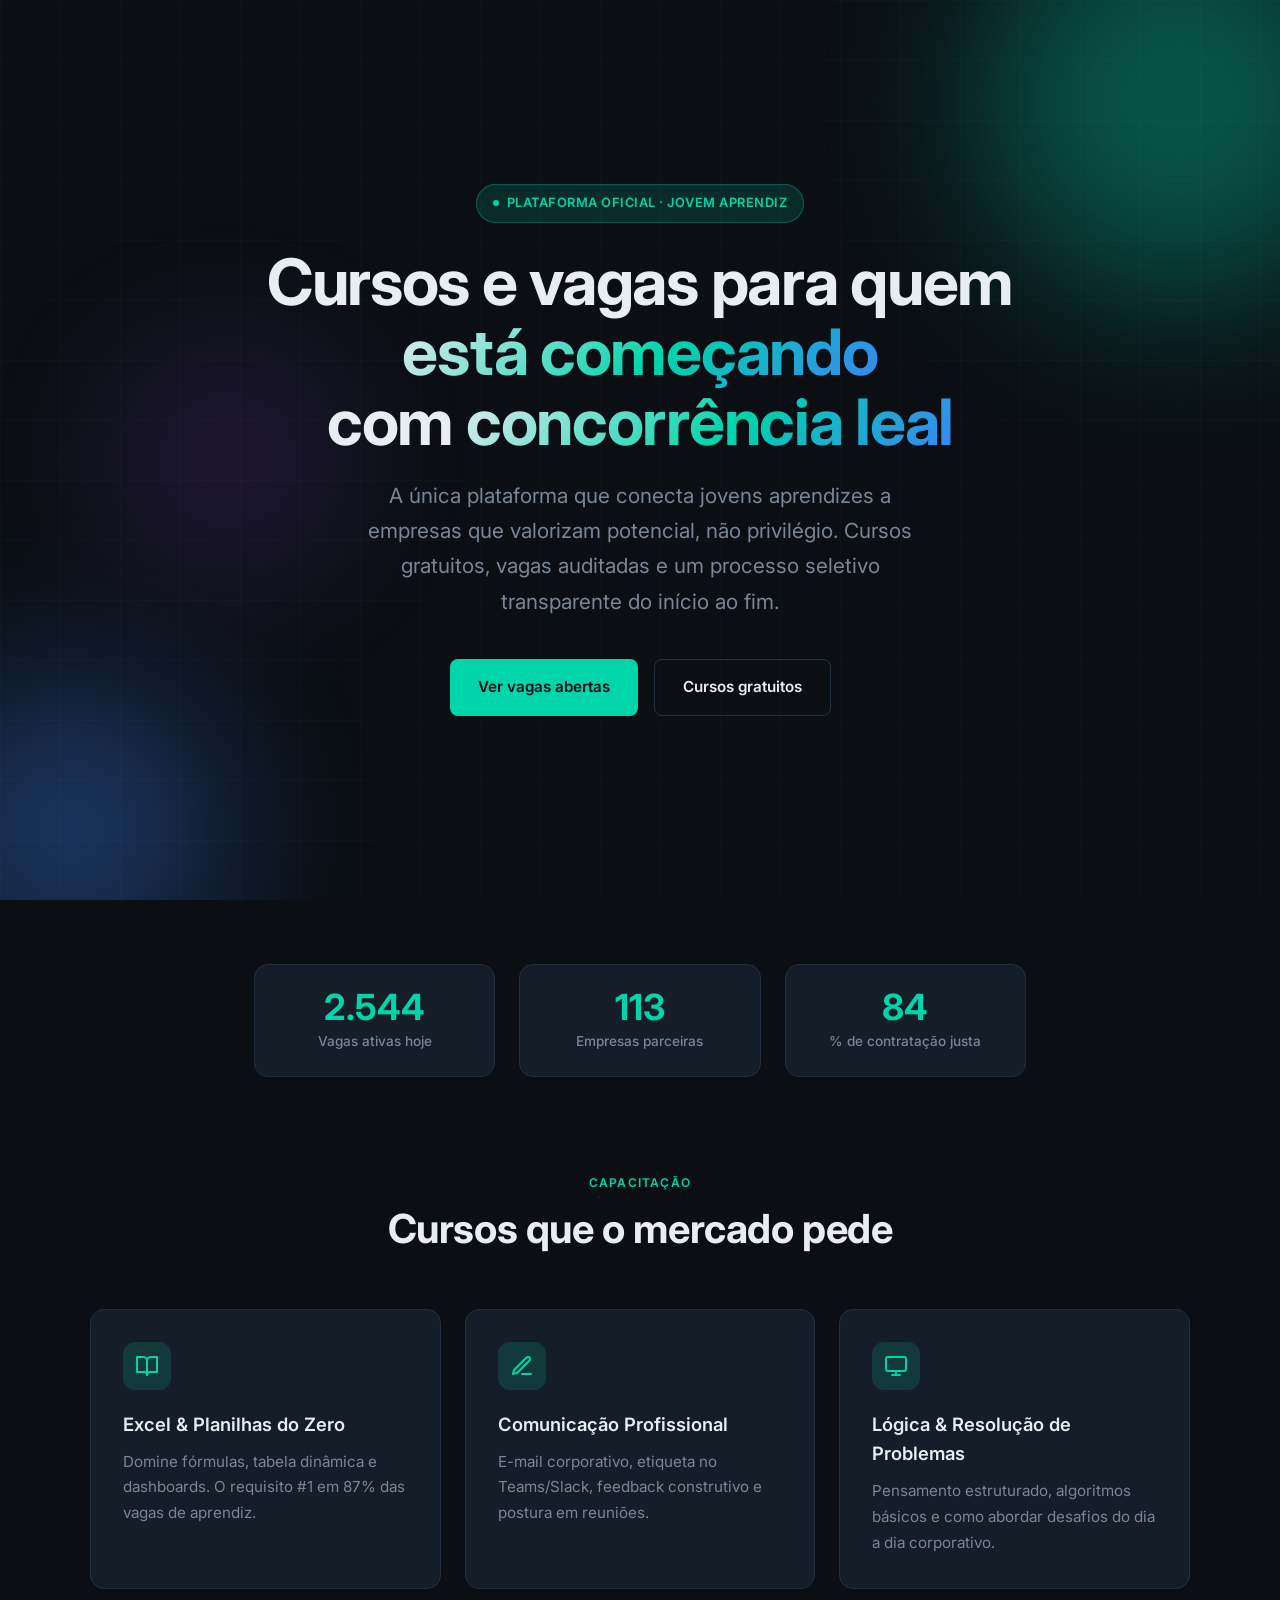
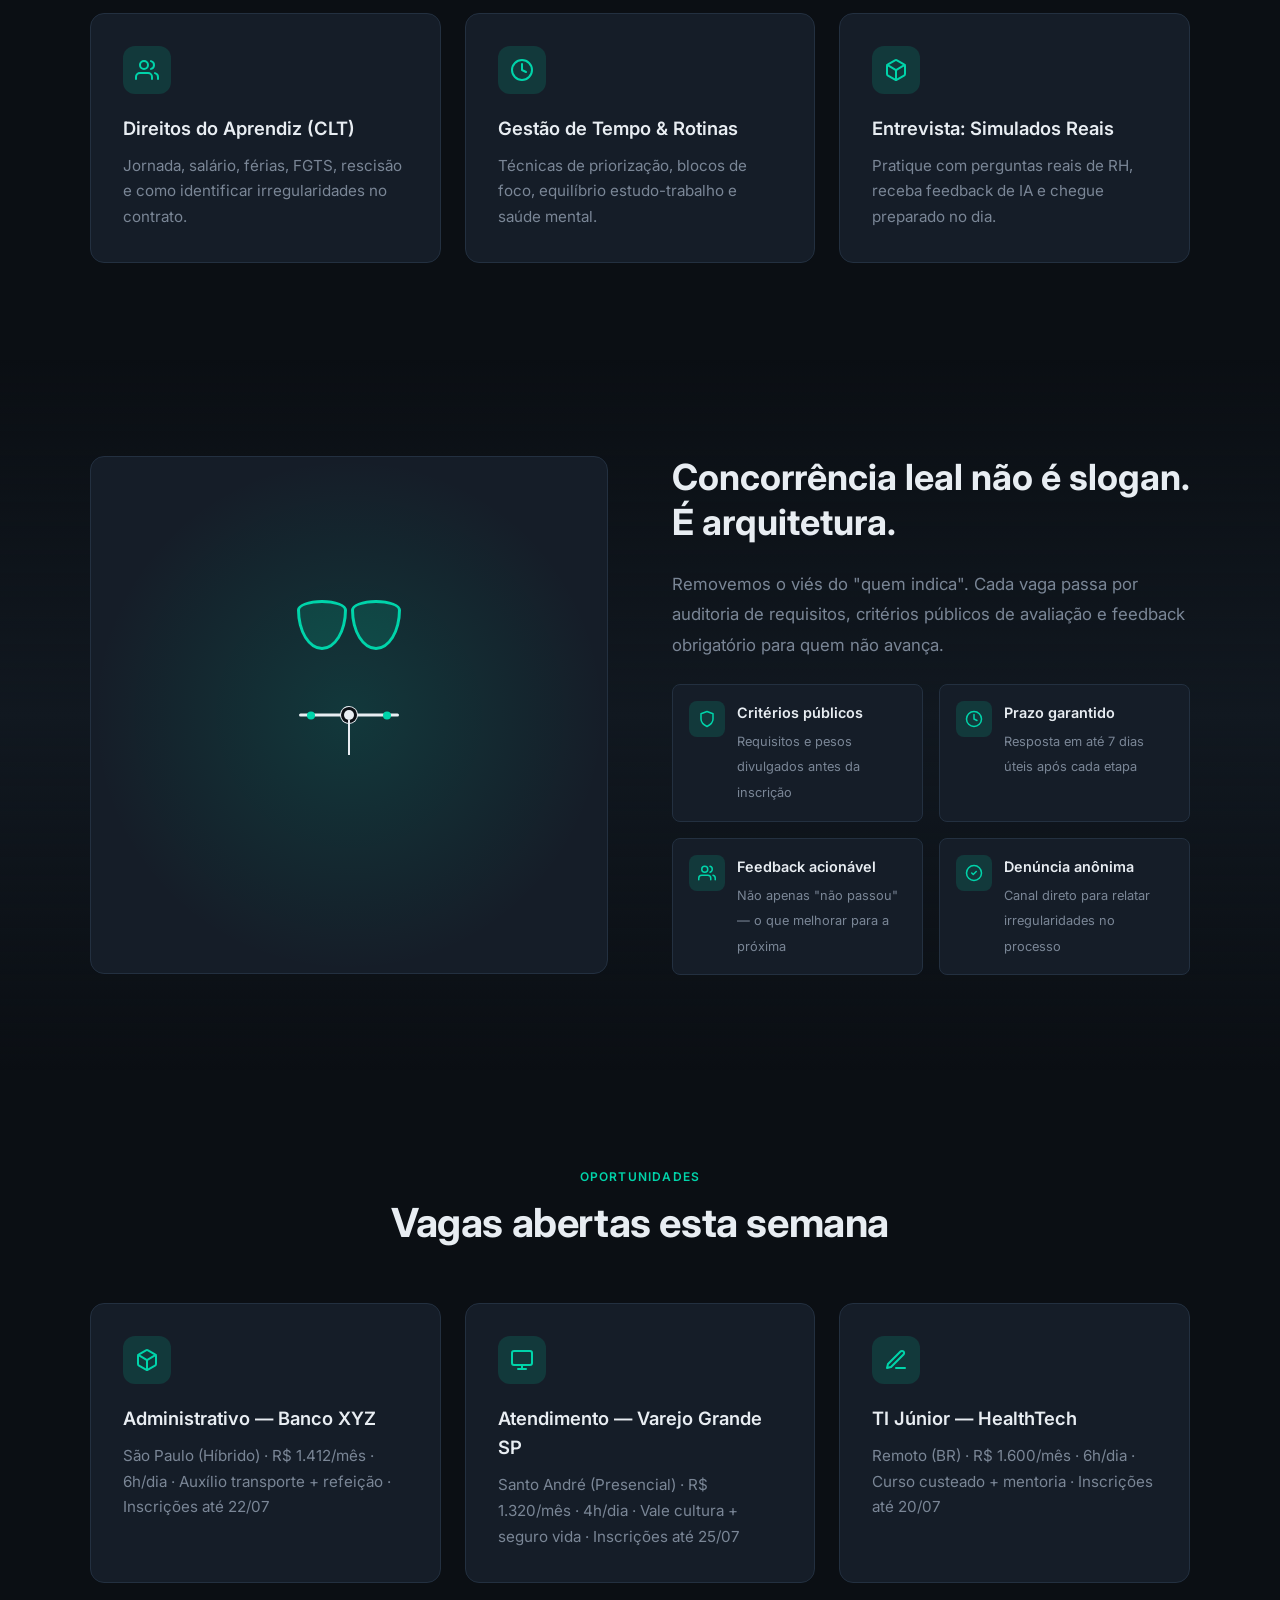
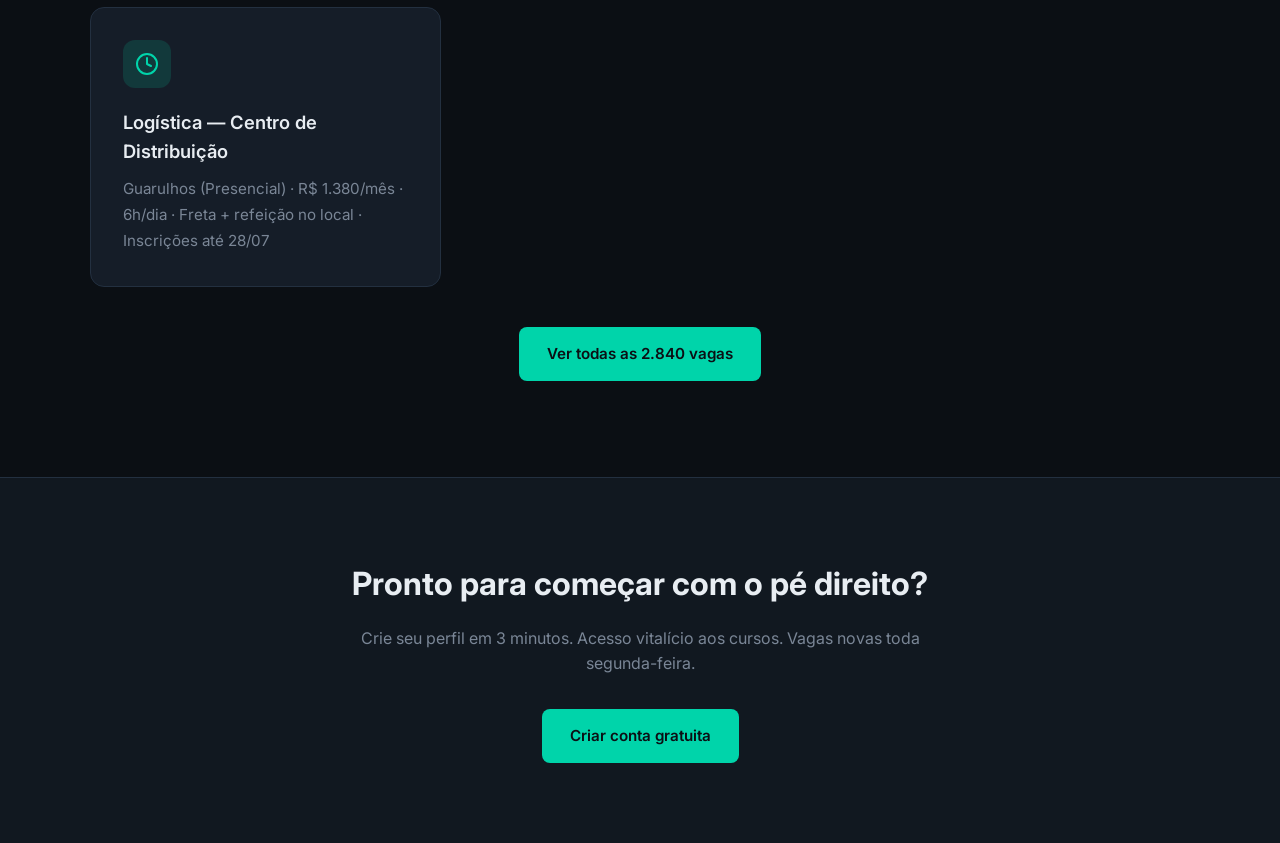
<file: aprendiz-platform/index.html>
<!DOCTYPE html>
<html lang="pt-BR">
<head>
  <meta charset="UTF-8">
  <meta name="viewport" content="width=device-width, initial-scale=1.0">
  <title>Jovem Aprendiz — Cursos & Vagas com Concorrência Leal</title>
  <link rel="preconnect" href="https://fonts.googleapis.com">
  <link rel="preconnect" href="https://fonts.gstatic.com" crossorigin>
  <link href="https://fonts.googleapis.com/css2?family=Inter:wght@400;500;600;700&display=swap" rel="stylesheet">
  <style>
    :root {
      --bg: #0b0f14;
      --bg-elevated: #111820;
      --fg: #e8edf2;
      --muted: #7a8696;
      --accent: #00d4aa;
      --accent-dim: rgba(0, 212, 170, 0.15);
      --card: #151d28;
      --border: #233040;
      --focus: #00d4aa;
      --radius: 14px;
      --radius-sm: 8px;
      --transition: 220ms cubic-bezier(0.2, 0.8, 0.2, 1);
      --transition-slow: 400ms cubic-bezier(0.16, 1, 0.3, 1);
    }

    * { box-sizing: border-box; margin: 0; padding: 0; }

    @media (prefers-reduced-motion: reduce) {
      *, *::before, *::after {
        animation-duration: 0.01ms !important;
        animation-iteration-count: 1 !important;
        transition-duration: 0.01ms !important;
      }
    }

    body {
      font-family: 'Inter', system-ui, -apple-system, sans-serif;
      background: var(--bg);
      color: var(--fg);
      min-height: 100vh;
      line-height: 1.6;
      overflow-x: hidden;
    }

    /* Background atmosphere */
    .atmosphere {
      position: fixed;
      inset: 0;
      pointer-events: none;
      z-index: 0;
      overflow: hidden;
    }

    .orb {
      position: absolute;
      border-radius: 50%;
      filter: blur(80px);
      opacity: 0.35;
      animation: float 18s ease-in-out infinite;
    }

    .orb-1 { width: 400px; height: 400px; background: var(--accent); top: -100px; right: -100px; animation-delay: 0s; }
    .orb-2 { width: 300px; height: 300px; background: #3b82f6; bottom: -80px; left: -80px; animation-delay: -6s; }
    .orb-3 { width: 200px; height: 200px; background: #a855f7; top: 40%; left: 10%; animation-delay: -12s; opacity: 0.2; }

    @keyframes float {
      0%, 100% { transform: translate(0, 0) scale(1); }
      33% { transform: translate(30px, -20px) scale(1.05); }
      66% { transform: translate(-20px, 30px) scale(0.95); }
    }

    .grid-overlay {
      position: absolute;
      inset: 0;
      background-image:
        linear-gradient(rgba(255,255,255,0.015) 1px, transparent 1px),
        linear-gradient(90deg, rgba(255,255,255,0.015) 1px, transparent 1px);
      background-size: 60px 60px;
      animation: grid-drift 30s linear infinite;
    }

    @keyframes grid-drift {
      0% { transform: translate(0, 0); }
      100% { transform: translate(60px, 60px); }
    }

    /* Layout */
    .page { position: relative; z-index: 1; }

    .hero {
      min-height: 100vh;
      display: grid;
      place-items: center;
      padding: 4rem 1.5rem;
      position: relative;
    }

    .hero-content {
      max-width: 820px;
      text-align: center;
      opacity: 0;
      transform: translateY(30px);
      animation: reveal-up 0.9s var(--transition-slow) forwards;
      animation-delay: 200ms;
    }

    @keyframes reveal-up {
      to { opacity: 1; transform: translateY(0); }
    }

    .badge {
      display: inline-flex;
      align-items: center;
      gap: 0.5rem;
      padding: 0.5rem 1rem;
      background: var(--accent-dim);
      border: 1px solid rgba(0, 212, 170, 0.3);
      border-radius: 999px;
      font-size: 0.8rem;
      font-weight: 600;
      color: var(--accent);
      letter-spacing: 0.04em;
      text-transform: uppercase;
      margin-bottom: 1.5rem;
      opacity: 0;
      transform: translateY(10px);
      animation: reveal-up 0.6s var(--transition) forwards;
      animation-delay: 400ms;
    }

    .badge::before {
      content: '';
      width: 6px; height: 6px;
      background: var(--accent);
      border-radius: 50%;
      animation: pulse 2s ease-in-out infinite;
    }

    @keyframes pulse {
      0%, 100% { opacity: 1; transform: scale(1); }
      50% { opacity: 0.5; transform: scale(0.85); }
    }

    h1 {
      font-size: clamp(2.5rem, 5vw, 4rem);
      font-weight: 700;
      line-height: 1.1;
      letter-spacing: -0.02em;
      margin-bottom: 1.25rem;
      opacity: 0;
      transform: translateY(10px);
      animation: reveal-up 0.7s var(--transition-slow) forwards;
      animation-delay: 500ms;
    }

    .gradient-text {
      background: linear-gradient(135deg, var(--fg) 0%, var(--accent) 55%, #3b82f6 100%);
      -webkit-background-clip: text;
      -webkit-text-fill-color: transparent;
      background-clip: text;
    }

    .hero-p {
      font-size: clamp(1.1rem, 2.2vw, 1.3rem);
      color: var(--muted);
      max-width: 580px;
      margin: 0 auto 2.5rem;
      line-height: 1.7;
      opacity: 0;
      transform: translateY(10px);
      animation: reveal-up 0.7s var(--transition-slow) forwards;
      animation-delay: 650ms;
    }

    .cta-group {
      display: flex;
      gap: 1rem;
      justify-content: center;
      flex-wrap: wrap;
      opacity: 0;
      transform: translateY(10px);
      animation: reveal-up 0.7s var(--transition-slow) forwards;
      animation-delay: 800ms;
    }

    .btn {
      display: inline-flex;
      align-items: center;
      gap: 0.6rem;
      padding: 0.95rem 1.75rem;
      border-radius: var(--radius-sm);
      font-size: 0.95rem;
      font-weight: 600;
      text-decoration: none;
      border: none;
      cursor: pointer;
      transition: var(--transition);
      position: relative;
      overflow: hidden;
    }

    .btn-primary {
      background: var(--accent);
      color: var(--bg);
    }

    .btn-primary::before {
      content: '';
      position: absolute;
      inset: 0;
      background: linear-gradient(135deg, transparent 40%, rgba(255,255,255,0.2) 50%, transparent 60%);
      transform: translateX(-100%);
      transition: transform 0.5s ease;
    }

    .btn-primary:hover::before { transform: translateX(100%); }

    .btn-primary:hover { transform: translateY(-2px); box-shadow: 0 10px 30px rgba(0, 212, 170, 0.3); }
    .btn-primary:active { transform: translateY(0); }

    .btn-secondary {
      background: transparent;
      color: var(--fg);
      border: 1px solid var(--border);
    }

    .btn-secondary:hover { border-color: var(--accent); color: var(--accent); background: var(--accent-dim); }

    .btn:focus-visible { outline: 2px solid var(--focus); outline-offset: 3px; }

    /* Stats bar */
    .stats {
      display: grid;
      grid-template-columns: repeat(3, 1fr);
      gap: 1.5rem;
      max-width: 820px;
      margin: 4rem auto 0;
      padding: 0 1.5rem;
      opacity: 0;
      animation: reveal-up 0.8s var(--transition-slow) forwards;
      animation-delay: 1000ms;
    }

    .stat {
      text-align: center;
      padding: 1.5rem;
      background: var(--card);
      border: 1px solid var(--border);
      border-radius: var(--radius);
      transition: var(--transition);
    }

    .stat:hover { border-color: var(--accent); transform: translateY(-4px); }

    .stat-value {
      font-size: 2.25rem;
      font-weight: 700;
      color: var(--accent);
      line-height: 1;
      margin-bottom: 0.35rem;
    }

    .stat-label {
      font-size: 0.85rem;
      color: var(--muted);
      font-weight: 500;
    }

    /* Sections */
    section { padding: 6rem 1.5rem; position: relative; }

    .container { max-width: 1100px; margin: 0 auto; }

    .section-header { text-align: center; margin-bottom: 3.5rem; opacity: 0; transform: translateY(20px); animation: reveal-up 0.8s var(--transition-slow) forwards; }

    .section-header:nth-of-type(1) { animation-delay: 1200ms; }
    .section-header:nth-of-type(2) { animation-delay: 1400ms; }

    .section-tag {
      font-size: 0.75rem;
      font-weight: 600;
      color: var(--accent);
      text-transform: uppercase;
      letter-spacing: 0.1em;
      margin-bottom: 0.75rem;
      display: block;
    }

    .section-title {
      font-size: clamp(1.75rem, 3.5vw, 2.5rem);
      font-weight: 700;
      line-height: 1.2;
      letter-spacing: -0.01em;
    }

    /* Cards */
    .cards-grid {
      display: grid;
      grid-template-columns: repeat(auto-fit, minmax(300px, 1fr));
      gap: 1.5rem;
    }

    .card {
      background: var(--card);
      border: 1px solid var(--border);
      border-radius: var(--radius);
      padding: 2rem;
      transition: var(--transition);
      opacity: 0;
      transform: translateY(30px);
      animation: reveal-up 0.7s var(--transition-slow) forwards;
      position: relative;
      overflow: hidden;
    }

    .card::before {
      content: '';
      position: absolute;
      top: 0; left: 0; right: 0;
      height: 3px;
      background: linear-gradient(90deg, var(--accent), #3b82f6);
      transform: scaleX(0);
      transform-origin: left;
      transition: transform 0.4s ease;
    }

    .card:hover { border-color: var(--accent); transform: translateY(-6px); box-shadow: 0 20px 40px rgba(0,0,0,0.3); }
    .card:hover::before { transform: scaleX(1); }

    .card:nth-child(1) { animation-delay: 1300ms; }
    .card:nth-child(2) { animation-delay: 1450ms; }
    .card:nth-child(3) { animation-delay: 1600ms; }
    .card:nth-child(4) { animation-delay: 1750ms; }
    .card:nth-child(5) { animation-delay: 1900ms; }
    .card:nth-child(6) { animation-delay: 2050ms; }

    .card-icon {
      width: 48px; height: 48px;
      border-radius: 12px;
      display: flex;
      align-items: center;
      justify-content: center;
      margin-bottom: 1.25rem;
      background: var(--accent-dim);
      color: var(--accent);
    }

    .card-icon svg { width: 24px; height: 24px; }

    .card h3 { font-size: 1.15rem; font-weight: 600; margin-bottom: 0.6rem; }

    .card p { color: var(--muted); font-size: 0.95rem; line-height: 1.7; }

    /* Fair Competition Section */
    .fair-section { background: linear-gradient(180deg, transparent, var(--bg-elevated), transparent); }

    .fair-content {
      display: grid;
      grid-template-columns: 1fr 1fr;
      gap: 4rem;
      align-items: center;
      max-width: 1100px;
      margin: 0 auto;
    }

    .fair-visual {
      position: relative;
      opacity: 0;
      transform: translateX(-30px);
      animation: reveal-side 0.9s var(--transition-slow) forwards;
      animation-delay: 1300ms;
    }

    @keyframes reveal-side {
      to { opacity: 1; transform: translateX(0); }
    }

    .fair-illustration {
      aspect-ratio: 1;
      background: radial-gradient(ellipse at center, var(--accent-dim) 0%, transparent 70%), var(--card);
      border: 1px solid var(--border);
      border-radius: var(--radius);
      position: relative;
      display: flex;
      align-items: center;
      justify-content: center;
    }

    .fair-illustration::before {
      content: '';
      position: absolute;
      inset: -1px;
      border-radius: calc(var(--radius) + 1px);
      background: linear-gradient(135deg, var(--accent), #3b82f6, var(--accent));
      background-size: 200% 200%;
      z-index: -1;
      opacity: 0;
      animation: border-glow 3s ease infinite;
    }

    @keyframes border-glow {
      0%, 100% { opacity: 0; background-position: 0% 50%; }
      50% { opacity: 1; background-position: 100% 50%; }
    }

    .balance-scale {
      width: 120px; height: 120px;
      position: relative;
    }

    .scale-beam {
      position: absolute;
      top: 50%; left: 50%;
      width: 100px; height: 3px;
      background: var(--fg);
      transform: translate(-50%, -50%);
      border-radius: 2px;
    }

    .scale-beam::before, .scale-beam::after {
      content: '';
      position: absolute;
      top: 50%; width: 8px; height: 8px;
      background: var(--accent);
      border-radius: 50%;
      transform: translateY(-50%);
      animation: weigh 3s ease-in-out infinite;
    }

    .scale-beam::before { left: 8px; animation-delay: 0s; }
    .scale-beam::after { right: 8px; animation-delay: 1.5s; }

    @keyframes weigh {
      0%, 100% { transform: translateY(-50%) scale(1); }
      50% { transform: translateY(-50%) scale(0.7); }
    }

    .scale-pivot {
      position: absolute;
      top: 50%; left: 50%;
      width: 10px; height: 10px;
      background: var(--fg);
      border-radius: 50%;
      transform: translate(-50%, -50%);
      box-shadow: 0 0 0 3px var(--bg), 0 0 0 4px var(--fg);
    }

    .scale-pivot::after {
      content: '';
      position: absolute;
      bottom: -35px; left: 50%;
      width: 2px; height: 35px;
      background: var(--fg);
      transform: translateX(-50%);
    }

    .scale-dish {
      position: absolute;
      width: 50px; height: 50px;
      border: 3px solid var(--accent);
      border-radius: 50% 50% 50% 50% / 20% 20% 80% 80%;
      background: var(--accent-dim);
      top: -55px;
      animation: dish-float 3s ease-in-out infinite;
    }

    .scale-dish.left { left: 8px; animation-delay: 0s; }
    .scale-dish.right { right: 8px; animation-delay: 1.5s; }

    @keyframes dish-float {
      0%, 100% { transform: translateY(0) rotate(-2deg); }
      50% { transform: translateY(-8px) rotate(2deg); }
    }

    .fair-text { opacity: 0; transform: translateX(30px); animation: reveal-side 0.9s var(--transition-slow) forwards; animation-delay: 1500ms; }

    .fair-text h2 { font-size: clamp(1.5rem, 3vw, 2.25rem); margin-bottom: 1.5rem; line-height: 1.25; }

    .fair-text p { color: var(--muted); margin-bottom: 1.25rem; font-size: 1.05rem; line-height: 1.8; }

    .fair-principles { display: grid; grid-template-columns: 1fr 1fr; gap: 1rem; margin-top: 1.5rem; }

    .principle {
      display: flex; align-items: flex-start; gap: 0.75rem;
      padding: 1rem; background: var(--card); border: 1px solid var(--border);
      border-radius: var(--radius-sm); transition: var(--transition);
    }

    .principle:hover { border-color: var(--accent); }

    .principle-icon { width: 36px; height: 36px; border-radius: 8px; background: var(--accent-dim); color: var(--accent); display: flex; align-items: center; justify-content: center; flex-shrink: 0; }

    .principle-icon svg { width: 18px; height: 18px; }

    .principle h4 { font-size: 0.9rem; font-weight: 600; margin-bottom: 0.25rem; }

    .principle span { font-size: 0.8rem; color: var(--muted); }

    /* Footer CTA */
    .footer-cta {
      background: var(--bg-elevated);
      border-top: 1px solid var(--border);
      padding: 5rem 1.5rem;
      text-align: center;
    }

    .footer-content { max-width: 600px; margin: 0 auto; opacity: 0; transform: translateY(20px); animation: reveal-up 0.8s var(--transition-slow) forwards; animation-delay: 1800ms; }

    .footer-content h2 { font-size: clamp(1.5rem, 3vw, 2rem); margin-bottom: 1rem; }

    .footer-content p { color: var(--muted); margin-bottom: 2rem; }

    /* Entrance stagger for orbs */
    .orb { animation-play-state: paused; }
    .page.loaded .orb { animation-play-state: running; }

    /* Reduced motion respect handled above */

    @media (max-width: 800px) {
      .fair-content { grid-template-columns: 1fr; gap: 2.5rem; }
      .fair-visual { order: 2; }
      .fair-text { order: 1; text-align: center; }
      .fair-principles { grid-template-columns: 1fr; }
      .stats { grid-template-columns: 1fr; gap: 1rem; }
    }

    @media (max-width: 500px) {
      .hero { padding: 3rem 1rem; }
      section { padding: 4rem 1rem; }
      .card { padding: 1.5rem; }
    }
  </style>
</head>
<body>
  <div class="atmosphere" aria-hidden="true">
    <div class="orb orb-1"></div>
    <div class="orb orb-2"></div>
    <div class="orb orb-3"></div>
    <div class="grid-overlay"></div>
  </div>

  <main class="page" id="page">
    <!-- Hero -->
    <header class="hero">
      <div class="hero-content">
        <div class="badge">Plataforma Oficial · Jovem Aprendiz</div>
        <h1>
          Cursos e vagas para quem <span class="gradient-text">está começando</span><br>
          com <span class="gradient-text">concorrência leal</span>
        </h1>
        <p class="hero-p">
          A única plataforma que conecta jovens aprendizes a empresas que valorizam potencial, não privilégio.
          Cursos gratuitos, vagas auditadas e um processo seletivo transparente do início ao fim.
        </p>
        <div class="cta-group">
          <a href="#vagas" class="btn btn-primary">Ver vagas abertas</a>
          <a href="#cursos" class="btn btn-secondary">Cursos gratuitos</a>
        </div>
      </div>
    </header>

    <!-- Stats -->
    <div class="stats" role="list" aria-label="Estatísticas da plataforma">
      <div class="stat" role="listitem">
        <div class="stat-value" data-count="2840">0</div>
        <div class="stat-label">Vagas ativas hoje</div>
      </div>
      <div class="stat" role="listitem">
        <div class="stat-value" data-count="127">0</div>
        <div class="stat-label">Empresas parceiras</div>
      </div>
      <div class="stat" role="listitem">
        <div class="stat-value" data-count="94">0</div>
        <div class="stat-label">% de contratação justa</div>
      </div>
    </div>

    <!-- Cursos -->
    <section id="cursos" aria-labelledby="cursos-title">
      <div class="container">
        <header class="section-header">
          <span class="section-tag">Capacitação</span>
          <h2 id="cursos-title" class="section-title">Cursos que o mercado pede</h2>
        </header>
        <div class="cards-grid">
          <article class="card">
            <div class="card-icon" aria-hidden="true">
              <svg viewBox="0 0 24 24" fill="none" stroke="currentColor" stroke-width="2" stroke-linecap="round" stroke-linejoin="round"><path d="M2 3h6a4 4 0 0 1 4 4v14a3 3 0 0 0-3-3H2z"/><path d="M22 3h-6a4 4 0 0 0-4 4v14a3 3 0 0 1 3-3h7z"/></svg>
            </div>
            <h3>Excel & Planilhas do Zero</h3>
            <p>Domine fórmulas, tabela dinâmica e dashboards. O requisito #1 em 87% das vagas de aprendiz.</p>
          </article>
          <article class="card">
            <div class="card-icon" aria-hidden="true">
              <svg viewBox="0 0 24 24" fill="none" stroke="currentColor" stroke-width="2" stroke-linecap="round" stroke-linejoin="round"><path d="M12 20h9"/><path d="M16.5 3.5a2.121 2.121 0 0 1 3 3L7 19l-4 1 1-4L16.5 3.5z"/></svg>
            </div>
            <h3>Comunicação Profissional</h3>
            <p>E-mail corporativo, etiqueta no Teams/Slack, feedback construtivo e postura em reuniões.</p>
          </article>
          <article class="card">
            <div class="card-icon" aria-hidden="true">
              <svg viewBox="0 0 24 24" fill="none" stroke="currentColor" stroke-width="2" stroke-linecap="round" stroke-linejoin="round"><rect x="2" y="3" width="20" height="14" rx="2"/><path d="M8 21h8"/><path d="M12 17v4"/></svg>
            </div>
            <h3>Lógica & Resolução de Problemas</h3>
            <p>Pensamento estruturado, algoritmos básicos e como abordar desafios do dia a dia corporativo.</p>
          </article>
          <article class="card">
            <div class="card-icon" aria-hidden="true">
              <svg viewBox="0 0 24 24" fill="none" stroke="currentColor" stroke-width="2" stroke-linecap="round" stroke-linejoin="round"><path d="M17 21v-2a4 4 0 0 0-4-4H5a4 4 0 0 0-4 4v2"/><circle cx="9" cy="7" r="4"/><path d="M23 21v-2a4 4 0 0 0-3-3.87"/><path d="M16 3.13a4 4 0 0 1 0 7.75"/></svg>
            </div>
            <h3>Direitos do Aprendiz (CLT)</h3>
            <p>Jornada, salário, férias, FGTS, rescisão e como identificar irregularidades no contrato.</p>
          </article>
          <article class="card">
            <div class="card-icon" aria-hidden="true">
              <svg viewBox="0 0 24 24" fill="none" stroke="currentColor" stroke-width="2" stroke-linecap="round" stroke-linejoin="round"><circle cx="12" cy="12" r="10"/><path d="M12 6v6l4 2"/></svg>
            </div>
            <h3>Gestão de Tempo & Rotinas</h3>
            <p>Técnicas de priorização, blocos de foco, equilíbrio estudo-trabalho e saúde mental.</p>
          </article>
          <article class="card">
            <div class="card-icon" aria-hidden="true">
              <svg viewBox="0 0 24 24" fill="none" stroke="currentColor" stroke-width="2" stroke-linecap="round" stroke-linejoin="round"><path d="M21 16V8a2 2 0 0 0-1-1.73l-7-4a2 2 0 0 0-2 0l-7 4A2 2 0 0 0 3 8v8a2 2 0 0 0 1 1.73l7 4a2 2 0 0 0 2 0l7-4A2 2 0 0 0 21 16z"/><polyline points="3.27 6.96 12 12.01 20.73 6.96"/><line x1="12" y1="22.08" x2="12" y2="12"/></svg>
            </div>
            <h3>Entrevista: Simulados Reais</h3>
            <p>Pratique com perguntas reais de RH, receba feedback de IA e chegue preparado no dia.</p>
          </article>
        </div>
      </div>
    </section>

    <!-- Concorrência Leal -->
    <section class="fair-section" aria-labelledby="fair-title">
      <div class="container">
        <div class="fair-content">
          <div class="fair-visual">
            <div class="fair-illustration" aria-hidden="true">
              <div class="balance-scale">
                <div class="scale-beam"></div>
                <div class="scale-pivot"></div>
                <div class="scale-dish left"></div>
                <div class="scale-dish right"></div>
              </div>
            </div>
          </div>
          <div class="fair-text">
            <h2 id="fair-title">Concorrência leal não é slogan. É arquitetura.</h2>
            <p>Removemos o viés do "quem indica". Cada vaga passa por auditoria de requisitos, critérios públicos de avaliação e feedback obrigatório para quem não avança.</p>
            <div class="fair-principles">
              <article class="principle">
                <div class="principle-icon" aria-hidden="true"><svg viewBox="0 0 24 24" fill="none" stroke="currentColor" stroke-width="2" stroke-linecap="round" stroke-linejoin="round"><path d="M12 22s8-4 8-10V5l-8-3-8 3v7c0 6 8 10 8 10z"/></svg></div>
                <div><h4>Critérios públicos</h4><span>Requisitos e pesos divulgados antes da inscrição</span></div>
              </article>
              <article class="principle">
                <div class="principle-icon" aria-hidden="true"><svg viewBox="0 0 24 24" fill="none" stroke="currentColor" stroke-width="2" stroke-linecap="round" stroke-linejoin="round"><circle cx="12" cy="12" r="10"/><path d="M12 6v6l4 2"/></svg></div>
                <div><h4>Prazo garantido</h4><span>Resposta em até 7 dias úteis após cada etapa</span></div>
              </article>
              <article class="principle">
                <div class="principle-icon" aria-hidden="true"><svg viewBox="0 0 24 24" fill="none" stroke="currentColor" stroke-width="2" stroke-linecap="round" stroke-linejoin="round"><path d="M17 21v-2a4 4 0 0 0-4-4H5a4 4 0 0 0-4 4v2"/><circle cx="9" cy="7" r="4"/><path d="M23 21v-2a4 4 0 0 0-3-3.87"/><path d="M16 3.13a4 4 0 0 1 0 7.75"/></svg></div>
                <div><h4>Feedback acionável</h4><span>Não apenas "não passou" — o que melhorar para a próxima</span></div>
              </article>
              <article class="principle">
                <div class="principle-icon" aria-hidden="true"><svg viewBox="0 0 24 24" fill="none" stroke="currentColor" stroke-width="2" stroke-linecap="round" stroke-linejoin="round"><path d="M12 22c5.523 0 10-4.477 10-10S17.523 2 12 2 2 6.477 2 12s4.477 10 10 10z"/><path d="M9 12l2 2 4-4"/></svg></div>
                <div><h4>Denúncia anônima</h4><span>Canal direto para relatar irregularidades no processo</span></div>
              </article>
            </div>
          </div>
        </div>
      </div>
    </section>

    <!-- Vagas -->
    <section id="vagas" aria-labelledby="vagas-title">
      <div class="container">
        <header class="section-header">
          <span class="section-tag">Oportunidades</span>
          <h2 id="vagas-title" class="section-title">Vagas abertas esta semana</h2>
        </header>
        <div class="cards-grid">
          <article class="card">
            <div class="card-icon" aria-hidden="true"><svg viewBox="0 0 24 24" fill="none" stroke="currentColor" stroke-width="2" stroke-linecap="round" stroke-linejoin="round"><path d="M21 16V8a2 2 0 0 0-1-1.73l-7-4a2 2 0 0 0-2 0l-7 4A2 2 0 0 0 3 8v8a2 2 0 0 0 1 1.73l7 4a2 2 0 0 0 2 0l7-4A2 2 0 0 0 21 16z"/><polyline points="3.27 6.96 12 12.01 20.73 6.96"/><line x1="12" y1="22.08" x2="12" y2="12"/></svg></div>
            <h3>Administrativo — Banco XYZ</h3>
            <p>São Paulo (Híbrido) · R$ 1.412/mês · 6h/dia · Auxílio transporte + refeição · Inscrições até 22/07</p>
          </article>
          <article class="card">
            <div class="card-icon" aria-hidden="true"><svg viewBox="0 0 24 24" fill="none" stroke="currentColor" stroke-width="2" stroke-linecap="round" stroke-linejoin="round"><rect x="2" y="3" width="20" height="14" rx="2"/><path d="M8 21h8"/><path d="M12 17v4"/></svg></div>
            <h3>Atendimento — Varejo Grande SP</h3>
            <p>Santo André (Presencial) · R$ 1.320/mês · 4h/dia · Vale cultura + seguro vida · Inscrições até 25/07</p>
          </article>
          <article class="card">
            <div class="card-icon" aria-hidden="true"><svg viewBox="0 0 24 24" fill="none" stroke="currentColor" stroke-width="2" stroke-linecap="round" stroke-linejoin="round"><path d="M12 20h9"/><path d="M16.5 3.5a2.121 2.121 0 0 1 3 3L7 19l-4 1 1-4L16.5 3.5z"/></svg></div>
            <h3>TI Júnior — HealthTech</h3>
            <p>Remoto (BR) · R$ 1.600/mês · 6h/dia · Curso custeado + mentoria · Inscrições até 20/07</p>
          </article>
          <article class="card">
            <div class="card-icon" aria-hidden="true"><svg viewBox="0 0 24 24" fill="none" stroke="currentColor" stroke-width="2" stroke-linecap="round" stroke-linejoin="round"><circle cx="12" cy="12" r="10"/><path d="M12 6v6l4 2"/></svg></div>
            <h3>Logística — Centro de Distribuição</h3>
            <p>Guarulhos (Presencial) · R$ 1.380/mês · 6h/dia · Freta + refeição no local · Inscrições até 28/07</p>
          </article>
        </div>
        <div style="text-align:center; margin-top:2.5rem;">
          <a href="#" class="btn btn-primary">Ver todas as 2.840 vagas</a>
        </div>
      </div>
    </section>

    <!-- Footer CTA -->
    <footer class="footer-cta" role="contentinfo">
      <div class="footer-content">
        <h2>Pronto para começar com o pé direito?</h2>
        <p>Crie seu perfil em 3 minutos. Acesso vitalício aos cursos. Vagas novas toda segunda-feira.</p>
        <a href="#" class="btn btn-primary">Criar conta gratuita</a>
      </div>
    </footer>
  </main>

  <script>
    // Counter animation for stats
    function animateCounters() {
      const counters = document.querySelectorAll('[data-count]');
      const observer = new IntersectionObserver((entries) => {
        entries.forEach(entry => {
          if (entry.isIntersecting) {
            const el = entry.target;
            const target = +el.dataset.count;
            const duration = 1800;
            const start = performance.now();
            function tick(now) {
              const progress = Math.min((now - start) / duration, 1);
              const eased = 1 - Math.pow(1 - progress, 3);
              el.textContent = Math.floor(eased * target).toLocaleString('pt-BR');
              if (progress < 1) requestAnimationFrame(tick);
            }
            requestAnimationFrame(tick);
            observer.unobserve(el);
          }
        });
      }, { threshold: 0.5 });
      counters.forEach(c => observer.observe(c));
    }

    // Stagger card animations on scroll
    function setupScrollReveal() {
      const cards = document.querySelectorAll('.card, .stat, .principle');
      const observer = new IntersectionObserver((entries) => {
        entries.forEach(entry => {
          if (entry.isIntersecting) {
            entry.target.style.animationPlayState = 'running';
            observer.unobserve(entry.target);
          }
        });
      }, { threshold: 0.1, rootMargin: '0px 0px -50px 0px' });
      cards.forEach(c => {
        c.style.animationPlayState = 'paused';
        observer.observe(c);
      });
    }

    // Initialize
    document.addEventListener('DOMContentLoaded', () => {
      const page = document.getElementById('page');
      // Trigger atmosphere
      requestAnimationFrame(() => page.classList.add('loaded'));
      animateCounters();
      setupScrollReveal();
    });
  </script>
</body>
</html>
</file>
